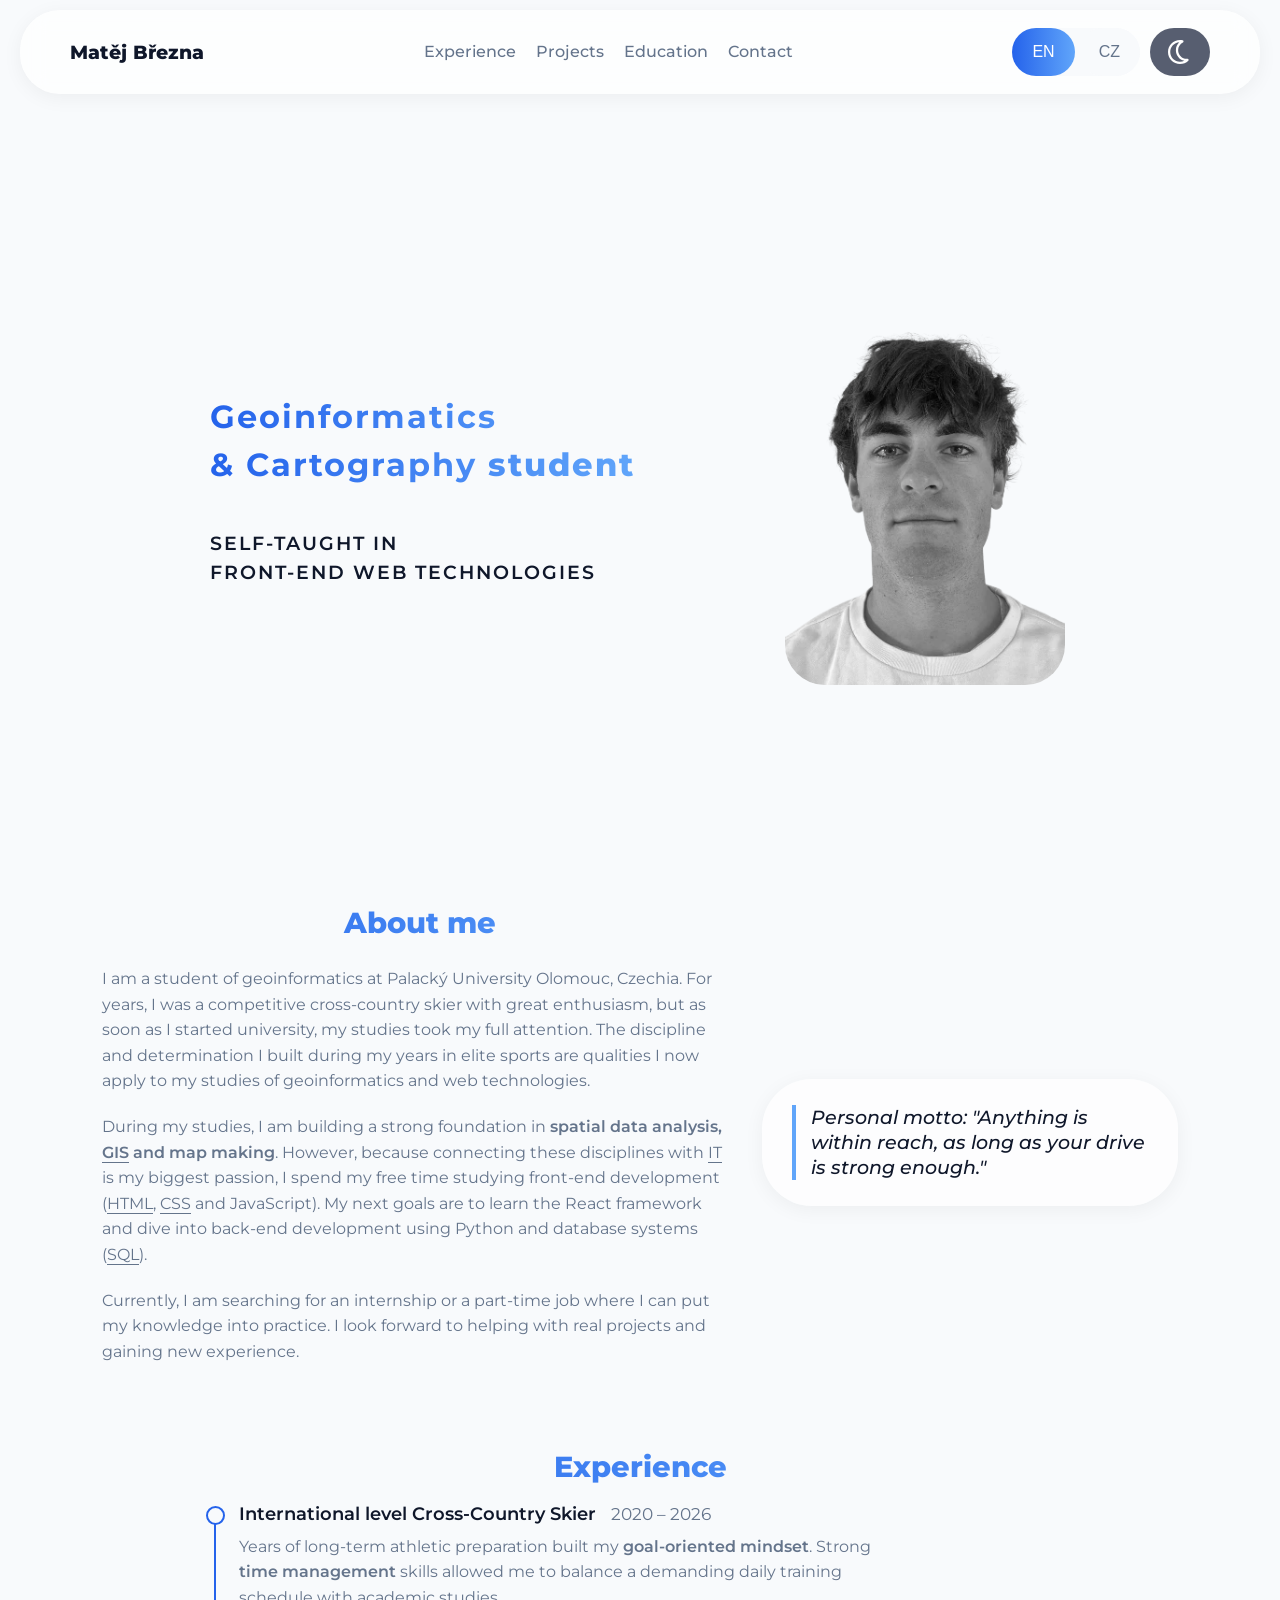
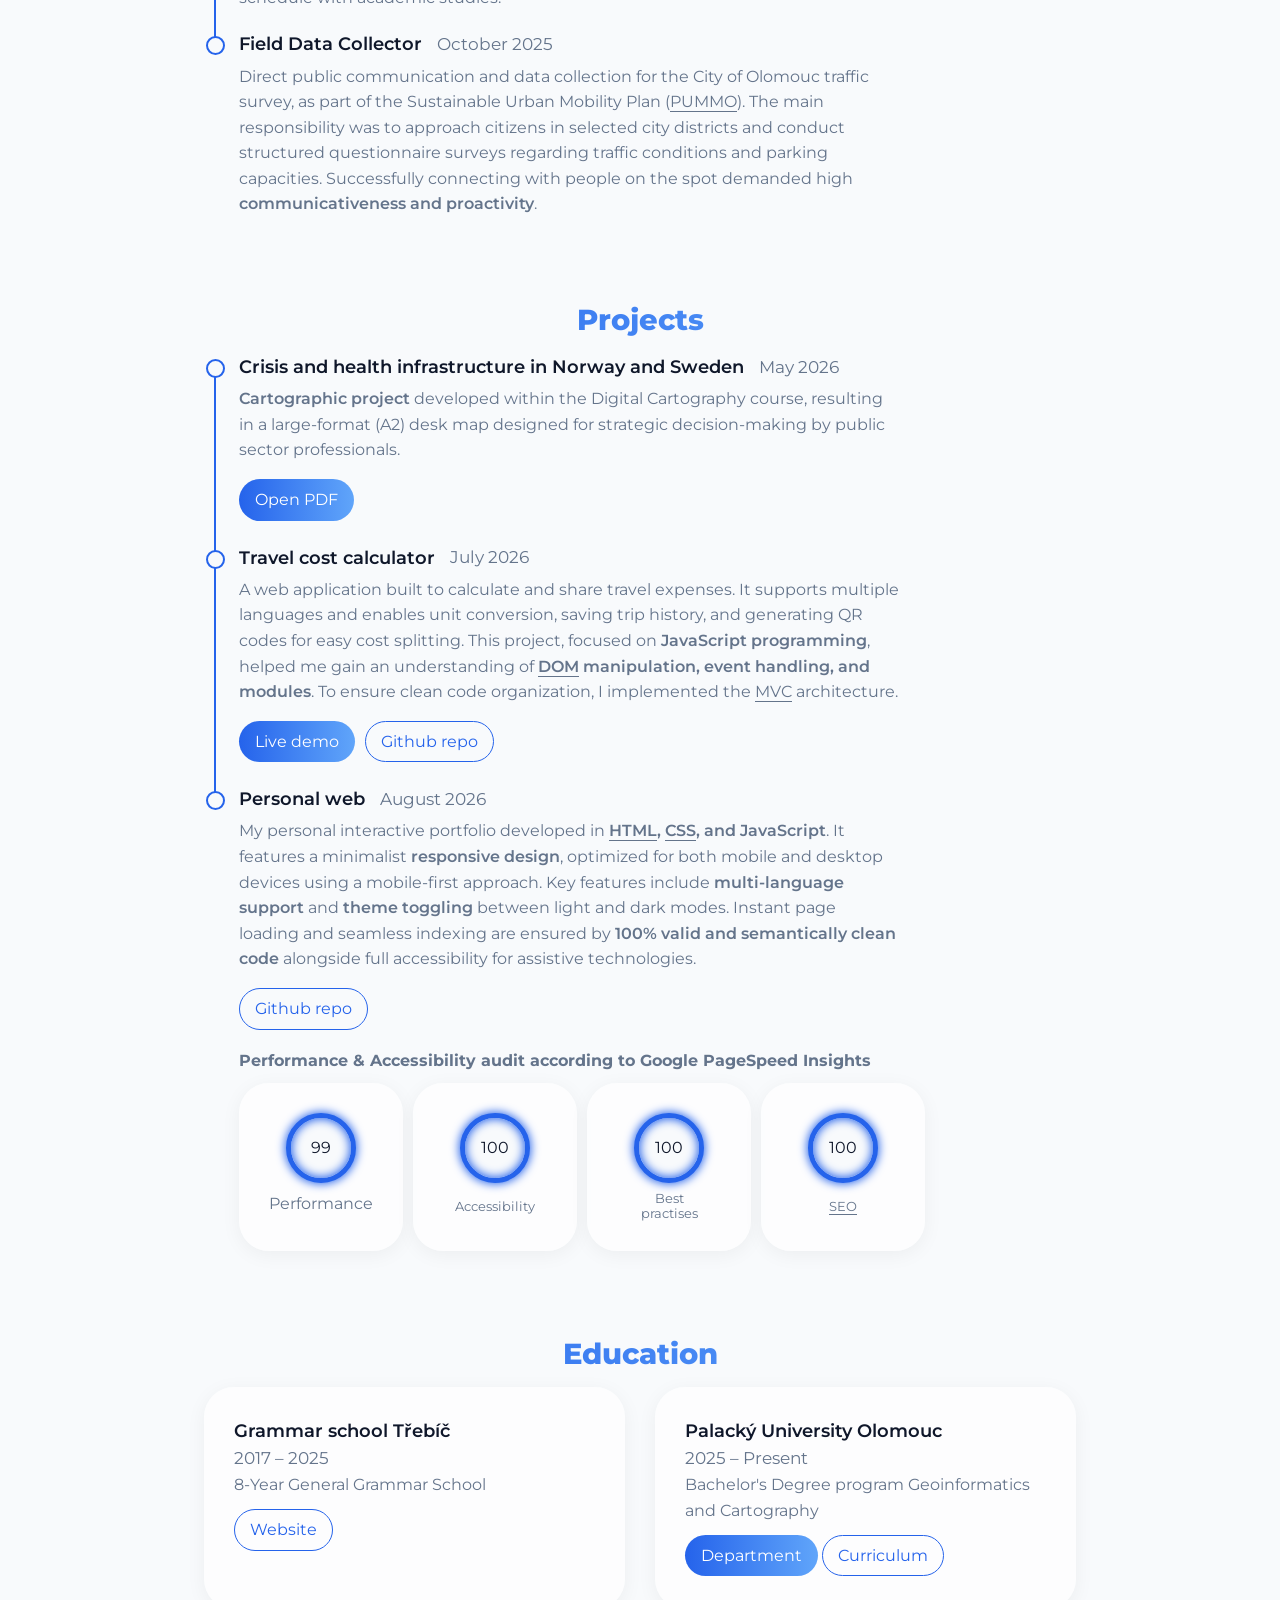
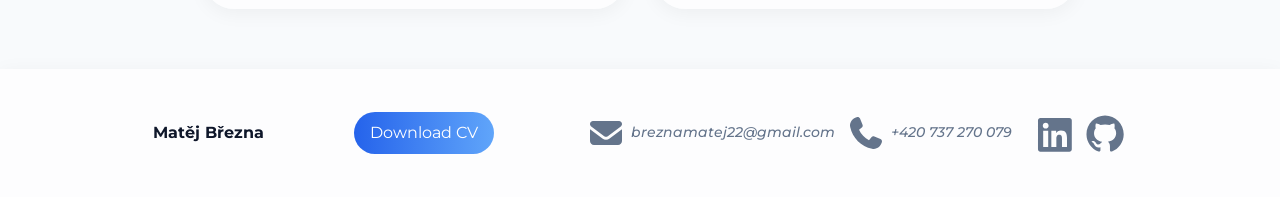
<file: index.html>
<!DOCTYPE html> 
<html lang="en">
	<head>
		<meta name="google-site-verification" content="cYTtJg-s5vBwsPGVE2WJNeRvoU4QCwfRCZBkN5HGd5s" />

		<title>Matěj Března</title>

		<link rel="preconnect" href="https://fonts.googleapis.com">
		<link rel="preconnect" href="https://fonts.gstatic.com" crossorigin>
		<link href="https://fonts.googleapis.com/css2?family=Montserrat:ital,wght@0,100..900;1,100..900&display=swap" rel="stylesheet">

		<link rel="stylesheet" href="./styles/general.min.css">
		<link rel="stylesheet" href="./styles/layout.min.css">
		<link rel="stylesheet" href="./styles/sections.min.css">
		<link rel="stylesheet" href="./styles/print.min.css" media="print">

		<script>
			//speed-up page loading with correct theme –> avoid flashing
			const savedTheme = localStorage.getItem('displayPrefference');
			const prefersDark = window.matchMedia('(prefers-color-scheme: dark)').matches;
			
			if (savedTheme === 'dark' || (savedTheme === null && prefersDark)) {
				document.documentElement.classList.add('dark-mode'); 
			}
		</script>

		<meta charset="UTF-8">
		<meta name="description" content="Personal portfolio of a Geoinformatics & Cartography student at UPOL. Self-taught in front-end development (HTML, CSS, JS) and GIS spatial data analysis. Open to internships." data-i18n-meta="metaDescription">
		<meta name="author" content="Matěj Března">
    <meta name="viewport" content="width=device-width, initial-scale=1.0">
		<meta property="og:site_name" content="Matěj Března">

		<script type="application/ld+json">
			{
				"@context": "https://schema.org",
				"@type": "WebSite",
				"name": "Matěj Března",
				"url": "https://mbrezna.github.io/"
			}
		</script>
	</head>

	<body>
		<header class="main-header">
			<div class="mobile-menu">
        <h1 class="logo"><a href="#hero">Matěj Března</a></h1>

				<button class="hamburger-button js-hamburger-button" aria-label="Open menu" data-i18n-aria="hamburgerButtonAria">
					<svg class="hamburger-icon" xmlns="http://www.w3.org/2000/svg" viewBox="0 0 640 640">
						<path d="M96 160C96 142.3 110.3 128 128 128L512 128C529.7 128 544 142.3 544 160C544 177.7 529.7 192 512 192L128 192C110.3 192 96 177.7 96 160zM96 320C96 302.3 110.3 288 128 288L512 288C529.7 288 544 302.3 544 320C544 337.7 529.7 352 512 352L128 352C110.3 352 96 337.7 96 320zM544 480C544 497.7 529.7 512 512 512L128 512C110.3 512 96 497.7 96 480C96 462.3 110.3 448 128 448L512 448C529.7 448 544 462.3 544 480z"/>
					</svg>
				</button>
			</div>

			<nav class="nav js-nav">
				<a class="nav-link" href="#experience" class="js-section-link" data-i18n="experienceSection">Experience</a>
				<a class="nav-link" href="#projects" class="js-section-link" data-i18n="projectsSection">Projects</a>
				<a class="nav-link" href="#education" class="js-section-link" data-i18n="educationSection">Education</a>
				<a class="nav-link" href="#contact" class="js-section-link" data-i18n="contactLink">Contact</a>
			</nav>

			<div class="controlls">
				<div class="language-toggle js-language-toggle-container">
					<button class="toggle-btn js-language-toggle active-language" data-language="en">
						EN
					</button>
					<button class="toggle-btn js-language-toggle" data-language="cs">
						CZ
					</button>
				</div>

				<div class="display-mode-toggle js-display-mode-container">
					<button class="display-mode-btn js-display-mode-btn" aria-label="Toggle display (theme) mode" data-i18n-aria="displayModeToggleAria">
						<svg class="moon-icon" xmlns="http://www.w3.org/2000/svg" viewBox="0 0 640 640">
							<path d="M303.3 112.7C196.2 121.2 112 210.8 112 320C112 434.9 205.1 528 320 528C353.3 528 384.7 520.2 412.6 506.3C309.2 482.9 232 390.5 232 280C232 214.2 259.4 154.9 303.3 112.7zM64 320C64 178.6 178.6 64 320 64C339.4 64 358.4 66.2 376.7 70.3C386.6 72.5 394 80.8 395.2 90.8C396.4 100.8 391.2 110.6 382.1 115.2C321.5 145.4 280 207.9 280 280C280 381.6 362.4 464 464 464C469 464 473.9 463.8 478.8 463.4C488.9 462.6 498.4 468.2 502.6 477.5C506.8 486.8 504.6 497.6 497.3 504.6C451.3 548.8 388.8 576 320 576C178.6 576 64 461.4 64 320z"/>
						</svg>
						<svg class="sun-icon" xmlns="http://www.w3.org/2000/svg" viewBox="0 0 640 640">
							<path d="M320 32C328.4 32 336.3 36.4 340.6 43.7L396.1 136.3L500.9 110C509.1 108 517.8 110.4 523.7 116.3C529.6 122.2 532 131 530 139.1L503.7 243.8L596.4 299.3C603.6 303.6 608.1 311.5 608.1 319.9C608.1 328.3 603.7 336.2 596.4 340.5L503.7 396.1L530 500.8C532 509 529.6 517.7 523.7 523.6C517.8 529.5 509 532 500.9 530L396.2 503.7L340.7 596.4C336.4 603.6 328.5 608.1 320.1 608.1C311.7 608.1 303.8 603.7 299.5 596.4L243.9 503.7L139.2 530C131 532 122.4 529.6 116.4 523.7C110.4 517.8 108 509 110 500.8L136.2 396.1L43.6 340.6C36.4 336.2 32 328.4 32 320C32 311.6 36.4 303.7 43.7 299.4L136.3 243.9L110 139.1C108 130.9 110.3 122.3 116.3 116.3C122.3 110.3 131 108 139.2 110L243.9 136.2L299.4 43.6L301.2 41C305.7 35.3 312.6 31.9 320 31.9zM320 176C240.5 176 176 240.5 176 320C176 399.5 240.5 464 320 464C399.5 464 464 399.5 464 320C464 240.5 399.5 176 320 176zM320 416C267 416 224 373 224 320C224 267 267 224 320 224C373 224 416 267 416 320C416 373 373 416 320 416z"/>
						</svg>
					</button>
				</div>
			</div>
			
		</header>

		<main>
			<section id="hero">
				<div class="hero-texts">
					<h2 class="hero-title" data-i18n="heroTitle">
						<strong class="highlight">Geoinformatics <br>&amp; Cartography</strong> student
					</h2>
        	<p class="hero-subtitle" data-i18n="heroSubtitle">
						Self-taught in <br><em class="highlight">front-end web technologies</em>
					</p>
				</div>

				<div class="photo-container">
					<img class="hero-photo" src="./images/hero-photo2grey-300.webp" alt="author photo" srcset="./images/hero-photo2grey-300.webp 300w, 
									./images/hero-photo2grey-400.webp 400w" 
					sizes="(max-width: 630px) 400px, 300px"
					fetchpriority="high">
					<!-- <img class="hero-photo" src="./images/foto.png" alt="author photo"
					fetchpriority="high"> -->
				</div>
			</section>

			<section id="about">
				<div class="about-main">
					<h2 class="section-title" data-i18n="aboutTitle">About me</h2>
					
					<p class="about-paragraph" data-i18n="aboutFirstParagraph">
						I am a student of geoinformatics at Palacký University Olomouc, Czechia. For years, I was a competitive cross-country skier with great enthusiasm, but as soon as I started university, my studies took my full attention. The discipline and determination I built during my years in elite sports are qualities I now apply to my studies of geoinformatics and web technologies.
					</p>

					<p class="about-paragraph" data-i18n="aboutSecondParagraph">
						During my studies, I am building a strong foundation in <strong class="skill">spatial data analysis, <abbr title="Geographic Information System">GIS</abbr> and map making</strong>. However, because connecting these disciplines with <abbr title="Information Technology">IT</abbr> is my biggest passion, I spend my free time studying front-end development (<abbr title="HyperText Markup Language">HTML</abbr>, <abbr title="Cascading Style Sheets">CSS</abbr> and JavaScript). My next goals are to learn the React framework and dive into back-end development using Python and database systems (<abbr title="Structured Query Language">SQL</abbr>).
					</p>

					<p class="about-paragraph" data-i18n="aboutThirdParagraph">
						Currently, I am searching for an internship or a part-time job where I can put my knowledge into practice. I look forward to helping with real projects and gaining new experience.
					</p>
				</div>

				<aside class="motto-container">
					<blockquote class="personal-motto" data-i18n="personalMotto">
						Personal motto: "Anything is within reach, as long as your drive is strong enough."
					</blockquote>
				</aside>
			</section>

			<section id="experience">
				<h2 class="section-title" data-i18n="experienceSection">Experience</h2>

				<div class="timeline">
					<article class="timeline-item">
						<header class="timeline-item-header">
							<h3 class="experience-title" data-i18n="crossCountryTitle">International level Cross-Country Skier</h3>
							<div class="timeline-date">
								<time datetime="2020">2020</time> – <time datetime="2026">2026</time>
							</div>
						</header>
						
						<p class="experience-paragraph" data-i18n="crossCountryParagraph">
							Years of long-term athletic preparation built my <strong class="skill">goal-oriented mindset</strong>. Strong <strong class="skill">time management</strong> skills allowed me to balance a demanding daily training schedule with academic studies.
						</p>
					</article>

					<article class="timeline-item">
						<header class="timeline-item-header">
							<h3 class="experience-title" data-i18n="questionaryTitle">Field Data Collector</h3>
							<div class="timeline-date">
								<time datetime="2025-10" data-i18n="questionaryTime">October 2025</time>
							</div>
						</header>

						<p class="experience-paragraph" data-i18n="questionaryParagraph">
							Direct public communication and data collection for the City of Olomouc traffic survey, as part of the Sustainable Urban Mobility Plan (<abbr title="Plán udržitelné městské mobility Olomouc">PUMMO</abbr>). The main responsibility was to approach citizens in selected city districts and conduct structured questionnaire surveys regarding traffic conditions and parking capacities. Successfully connecting with people on the spot demanded high <strong class="skill">communicativeness and proactivity</strong>.
						</p>
					</article>
				</div>
			</section>

			<section id="projects">
				<h2 class="section-title" data-i18n="projectsSection">Projects</h2>
				
				<div class="timeline timeline-projects">
					<article class="timeline-item">
						<header class="timeline-item-header">
							<h3 class="projects-title" data-i18n="semestralMapTitle">Crisis and health infrastructure in Norway and Sweden</h3>
							<div class="timeline-date">
								<time datetime="2026-05" data-i18n="semestralMapTime">May 2026</time>
							</div>
						</header>
						
						<p class="projects-paragraph" data-i18n="semestralMapParagraph">
							<strong class="skill">Cartographic project</strong> developed within the Digital Cartography course, resulting in a large-format (A2) desk map designed for strategic decision-making by public sector professionals.
						</p>

						<div class="project-links">
							<a class="btn btn-primary" href="./project-links/map-project.webp" target="_blank" rel="noopener noreferrer" data-i18n="downloadPDFbutton">Open PDF</a>
						</div>
					</article>

					<article class="timeline-item">
						<header class="timeline-item-header">
							<h3 class="projects-title" data-i18n="travelCalculatorTitle">Travel cost calculator</h3>
							<div class="timeline-date">
								<time datetime="2026-07" data-i18n="travelCalculatorTime">July 2026</time>
							</div>
						</header>

						<p class="projects-paragraph" data-i18n="travelCalculatorParagraph">
							A web application built to calculate and share travel expenses. It supports multiple languages and enables unit conversion, saving trip history, and generating QR codes for easy cost splitting. This project, focused on <strong class="skill">JavaScript programming</strong>, helped me gain an understanding of <strong class="skill"><abbr title="Document Object Model">DOM</abbr> manipulation, event handling, and modules</strong>. To ensure clean code organization, I implemented the <abbr title="Model-View-Controller">MVC</abbr> architecture.
						</p>

						<div class="project-links">
							<a class="btn btn-primary" href="https://mbrezna.github.io/travel_cost_calculator/" target="_blank" rel="noopener noreferrer" data-i18n="liveDemoButton">Live demo</a>
							<a class="btn btn-secondary" href="https://github.com/mbrezna/travel_cost_calculator" target="_blank" rel="noopener noreferrer" data-i18n="githubRepoButton">Github repo</a>
						</div>
					</article>

					<article class="timeline-item personal-web">
						<header class="timeline-item-header">
							<h3 class="projects-title" data-i18n="personalWebTitle">Personal web</h3>
							<div class="timeline-date">
								<time datetime="2026-08" data-i18n="personalWebTime">August 2026</time>
							</div>
						</header>

					
						<p class="projects-paragraph" data-i18n="personalWebParagraph">
							My personal interactive portfolio developed in <strong class="skill"><abbr title="HyperText Markup Language">HTML</abbr>, <abbr title="Cascading Style Sheets">CSS</abbr>, and JavaScript</strong>. It features a minimalist <strong class="skill">responsive design</strong>, optimized for both mobile and desktop devices using a mobile-first approach. Key features include <strong class="skill">multi-language support</strong> and <strong class="skill">theme toggling</strong> between light and dark modes. Instant page loading and seamless indexing are ensured by <strong class="skill">100% valid and semantically clean code</strong> alongside full accessibility for assistive technologies.
						</p>

						<div class="project-links">
							<a class="btn btn-secondary" href="https://github.com/mbrezna/mbrezna.github.io" target="_blank" rel="noopener noreferrer" data-i18n="githubRepoButton">Github repo</a>
						</div>

						<div class="page-info">
							<h4 class="page-statistics-header" data-i18n="pageAudit">Performance & Accessibility audit according to Google PageSpeed Insights</h4>

							<div class="page-statistics-summary">
								<div class="page-statistic">
									<div class="value-circle">
										<span>99</span>
									</div>
									<p data-i18n="pageAuditPerformance">Performance</p>
								</div>

								<div class="page-statistic">
									<div class="value-circle">
										<span>100</span>
									</div>
									<p class="page-statistic-name" data-i18n="pageAuditAccessibility">Accessibility</p>
								</div>

								<div class="page-statistic">
									<div class="value-circle">
										<span>100</span>
									</div>
									<p class="page-statistic-name" data-i18n="pageAuditBestPractises">Best practises</p>
								</div>

								<div class="page-statistic">
									<div class="value-circle">
										<span>100</span>
									</div>
									<p class="page-statistic-name" data-i18n="pageAuditSEO"><abbr title="Search Engine Optimization">SEO</abbr></p>
								</div>
						</div>
					</div>
				</article>
			</section>

			<section id="education">
				<h2 class="section-title" data-i18n="educationSection">Education</h2>

				<div class="education-grid">
					<article class="education-card">
						<div class="education-info">
							<h3 class="education-title" data-i18n="grammarSchoolTitle">Grammar school Třebíč</h3>

							<div class="timeline-date">
								<time datetime="2017">2017</time> – <time datetime="2025">2025</time>
							</div>

							<p class="education-paragraph" data-i18n="grammarSchoolParagraph">8-Year General Grammar School</p>
						</div>

						<div class="education-links">
							<a class="btn btn-secondary" href="https://www.gtr.cz" target="_blank" rel="noopener noreferrer" data-i18n="websiteButton">Website</a>
						</div>
					</article>

					<article class="education-card">
						<div class="education-info">
							<h3 class="education-title" data-i18n="UPOLtitle">Palacký University Olomouc</h3>

							<div class="timeline-date" data-i18n="UPOLtime">
								<time datetime="2025">2025</time> – Present
							</div>

							<p class="education-paragraph" data-i18n="UPOLparagraph">Bachelor's Degree in Geoinformatics and Cartography</p>
						</div>
						
						<div class="education-links">
							<a class="btn btn-primary" href="https://www.geoinformatics.upol.cz/en/" target="_blank" rel="noopener noreferrer" data-i18n="departmentButton">Department</a>
							<a class="btn btn-secondary" href="https://www.geoinformatics.upol.cz/bachelor-programme/" target="_blank" rel="noopener noreferrer" data-i18n="curriculumButton">Curriculum</a>
						</div>
					</article>
				</div>
			</section>
		</main>

		<footer class="main-footer">
			<a class="footer-name" href="index.html">Matěj Března</a>

			<button class="btn btn-primary print-button" data-i18n="downloadCV" onclick="window.print()">
				Download CV
			</button>

			<address id="contact" class="footer-links">
				<div class="contact-links-group">
					<div class="contact-link">
						<a href="mailto:breznamatej22@gmail.com">
							<svg class="contact-icon" viewBox="0 0 640 640">
								<path d="M112 128C85.5 128 64 149.5 64 176C64 191.1 71.1 205.3 83.2 214.4L291.2 370.4C308.3 383.2 331.7 383.2 348.8 370.4L556.8 214.4C568.9 205.3 576 191.1 576 176C576 149.5 554.5 128 528 128L112 128zM64 260L64 448C64 483.3 92.7 512 128 512L512 512C547.3 512 576 483.3 576 448L576 260L377.6 408.8C343.5 434.4 296.5 434.4 262.4 408.8L64 260z"/>
							</svg>breznamatej22@gmail.com
						</a>
					</div>
					
					<div class="contact-link">
						<a href="tel:+420737270079">
							<svg class="contact-icon" viewBox="0 0 640 640">
								<path d="M224.2 89C216.3 70.1 195.7 60.1 176.1 65.4L170.6 66.9C106 84.5 50.8 147.1 66.9 223.3C104 398.3 241.7 536 416.7 573.1C493 589.3 555.5 534 573.1 469.4L574.6 463.9C580 444.2 569.9 423.6 551.1 415.8L453.8 375.3C437.3 368.4 418.2 373.2 406.8 387.1L368.2 434.3C297.9 399.4 241.3 341 208.8 269.3L253 233.3C266.9 222 271.6 202.9 264.8 186.3L224.2 89z"/>
							</svg>+420 737 270 079
						</a>
					</div>
				</div>

				<div class="contact-links-group">
					<div class="contact-link">
						<a href="https://www.linkedin.com/in/matej-brezna/" target="_blank" aria-label="LinkedIn account link" data-i18n-aria="linkedInLink">
							<svg class="contact-icon linkedin-icon" viewBox="30 30 530 530">
								<path d="M512 96L127.9 96C110.3 96 96 110.5 96 128.3L96 511.7C96 529.5 110.3 544 127.9 544L512 544C529.6 544 544 529.5 544 511.7L544 128.3C544 110.5 529.6 96 512 96zM231.4 480L165 480L165 266.2L231.5 266.2L231.5 480L231.4 480zM198.2 160C219.5 160 236.7 177.2 236.7 198.5C236.7 219.8 219.5 237 198.2 237C176.9 237 159.7 219.8 159.7 198.5C159.7 177.2 176.9 160 198.2 160zM480.3 480L413.9 480L413.9 376C413.9 351.2 413.4 319.3 379.4 319.3C344.8 319.3 339.5 346.3 339.5 374.2L339.5 480L273.1 480L273.1 266.2L336.8 266.2L336.8 295.4L337.7 295.4C346.6 278.6 368.3 260.9 400.6 260.9C467.8 260.9 480.3 305.2 480.3 362.8L480.3 480z"/>
							</svg>
						</a>
					</div>

					<div class="contact-link">
						<a href="https://github.com/mbrezna" target="_blank" aria-label="Github account link" data-i18n-aria="githubLink">
							<svg class="contact-icon github-icon" viewBox="30 30 550 550">
								<path d="M280.5 426.5C214.5 418.5 168 371 168 309.5C168 284.5 177 257.5 192 239.5C185.5 223 186.5 188 194 173.5C214 171 241 181.5 257 196C276 190 296 187 320.5 187C345 187 365 190 383 195.5C398.5 181.5 426 171 446 173.5C453 187 454 222 447.5 239C463.5 258 472 283.5 472 309.5C472 371 425.5 417.5 358.5 426C375.5 437 387 461 387 488.5L387 540.5C387 555.5 399.5 564 414.5 558C505 523.5 576 433 576 321C576 179.5 461 64 319.5 64C178 64 64 179.5 64 321C64 432 134.5 524 229.5 558.5C243 563.5 256 554.5 256 541L256 501C249 504 240 506 232 506C199 506 179.5 488 165.5 454.5C160 441 154 433 142.5 431.5C136.5 431 134.5 428.5 134.5 425.5C134.5 419.5 144.5 415 154.5 415C169 415 181.5 424 194.5 442.5C204.5 457 215 463.5 227.5 463.5C240 463.5 248 459 259.5 447.5C268 439 274.5 431.5 280.5 426.5z"/>
							</svg>
						</a>
					</div>
				</div>
			</address>
		</footer>

		<script src="./scripts/controller.js" type="module" defer></script>
	</body>
</html>
</file>
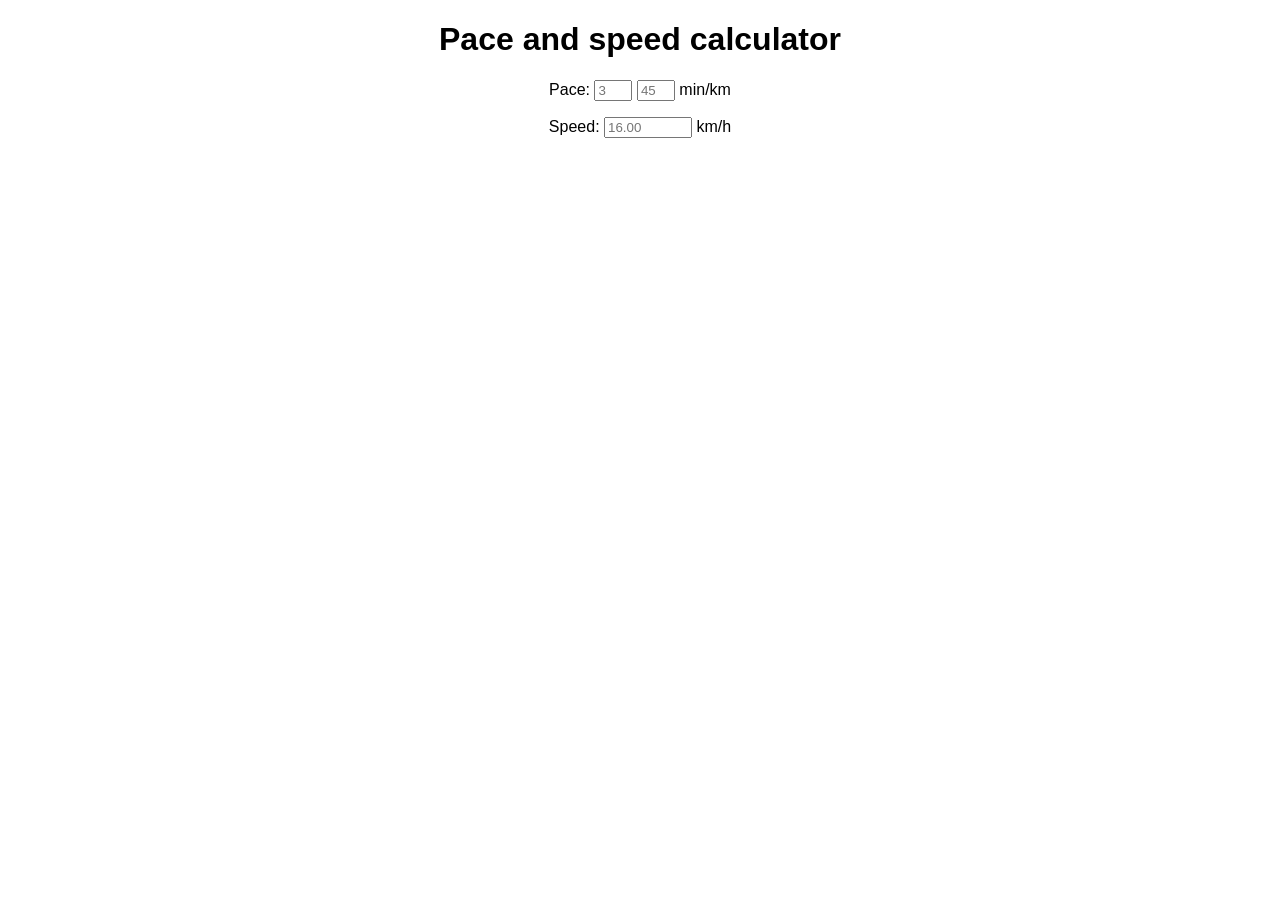
<file: pace_calculator/index.html>
<!DOCTYPE html> 
<html lang="en">
	<head> 
		<title>Matěj Března</title>
		<meta charset="UTF-8">
		<meta name="description" content="Personal portfolio. Geoinformatics and Cartography student focusing on WebGIS and tool development.">
		<meta name="author" content="Matěj Března">
    <meta name="viewport" content="width=device-width, initial-scale=1.0">
    <link rel="stylesheet" href="pace-calculator.css">
	</head>

	<body>
    <h1>Pace and speed calculator</h1>

    <div>
      <p>Pace:
        <input class="pace-input-rectangle js-pace-min" type="number" min="0" max="99" placeholder="3">
        <input class="pace-input-rectangle js-pace-sec" type="number" min="0" max="59" placeholder="45"> min/km
      </p>
    </div>

    <div>
      <p>Speed:
        <input class="input-rectangle js-speed-input" type="number" placeholder="16.00"> km/h
      </p>
    </div>

    <script src="pace-calculator.js"></script>
	</body>
</html>
</file>
<file: pace_calculator/pace-calculator.css>
body {
  font-family: Helvetica, sans-serif;
  text-align: center;
}

.input-rectangle {
  width: 80px;
}

.pace-input-rectangle {
  width: 30px;
}
</file>
<file: styles/general.min.css>
:root{--bg-color:#f8fafc;--text-main:#0f172a;--text-muted:#64748b;--accent-blue:#2563eb;--accent-blue-light:#60a5fa;--accent-gradient:linear-gradient(to left, var(--accent-blue-light), var(--accent-blue));--nav-bg:rgba(255, 255, 255, 0.702);--border-grey:#e2e8f0;--shadow-sm:#0000000d;--shadow-hover:rgba(37, 99, 235, 0.302)}.dark-mode{--bg-color:#020b22;--text-main:#f8fafc;--text-muted:#a0adc0;--accent-blue:#3b82f6;--accent-blue-light:#93c5fd;--accent-gradient:linear-gradient(to left, var(--accent-blue-light), var(--accent-blue));--nav-bg:rgba(16, 26, 52, 0.702);--border-grey:#1e293b;--shadow-sm:#00000066;--shadow-hover:rgba(110, 158, 235, 0.349)}*{box-sizing:border-box}html{scroll-padding-top:130px}body{margin:0;overflow-x:hidden;font-family:Montserrat,sans-serif;line-height:1.6;background-color:var(--bg-color);color:var(--text-main);transition:background-color .5s ease,color .5s ease}a{text-decoration:none;color:inherit;display:inline-block}a:hover{color:var(--accent-blue)}section{padding:0 5% 60px 5%;margin:0}h1,h2,h3,h4,h5,h6{margin:0}p{font-size:1rem;color:var(--text-muted);margin:0;max-width:60ch;transition:color .5s ease}abbr{text-decoration:none;border-bottom:1px solid var(--text-muted);cursor:help}.btn{display:inline-block;padding:8px 16px;margin:3px 0;border-radius:25px;transition:all .2s ease-in-out;cursor:pointer}.btn-primary{font-family:inherit;font-size:inherit;line-height:inherit;background-image:var(--accent-gradient);border:none;color:#fff}.btn-primary:hover{color:#fff;box-shadow:0 5px 10px var(--shadow-hover)}.btn-secondary{padding:7px 15px 7px 15px;background-color:transparent;border:1px solid var(--accent-blue);color:var(--accent-blue);transition:color .5s ease,border-color .5s ease}.btn-secondary:hover{box-shadow:0 5px 10px var(--shadow-hover)}
</file>
<file: styles/layout.min.css>
.main-header{position:fixed;top:10px;left:10px;right:10px;z-index:1000;display:flex;flex-direction:column;justify-content:space-between;gap:5px;margin:0 10px 10px 10px;padding:5px 35px;text-align:center;background-color:var(--nav-bg);border:1px solid var(--border-gray);border-radius:40px;box-shadow:0 4px 20px var(--shadow-sm);-webkit-backdrop-filter:blur(12px);backdrop-filter:blur(12px);transition:background-color .5s ease,border-color .5s ease,box-shadow .5s ease}.mobile-menu{display:flex;align-items:center;justify-content:space-between}.logo{font-weight:800;font-size:1.2rem}.logo a{padding:10px 0}.hamburger-button{padding-bottom:0;background-color:transparent;border:none;cursor:pointer;padding:10px}.hamburger-icon{width:1.6rem;fill:var(--accent-blue)}.nav{display:none}.nav-visible{display:grid;grid-template-columns:1fr 1fr;column-gap:20px;font-weight:500;font-size:1rem;color:var(--text-muted);transition:color .5s ease}.nav-visible .nav-link{text-align:left;padding:10px 0}.controlls{display:flex;align-items:center;gap:30px}.language-toggle{display:none}.language-toggle-visible{display:inline-block;width:fit-content;background-color:var(--bg-color);border-radius:25px;transition:background-color .5s ease}.toggle-btn{padding:15px 20px;font-weight:500;font-size:1rem;background-color:var(--bg-color);border:none;border-radius:25px;color:var(--text-muted);cursor:pointer;transition:background-color .5s ease,color .5s ease}.toggle-btn:hover{box-shadow:0 5px 10px var(--shadow-sm)}.active-language{background-image:var(--accent-gradient);color:#fff}.display-mode-toggle{display:none}.display-mode-toggle-visible{display:inline-block}.display-mode-btn{display:flex;justify-content:center;align-items:center;padding:9px 15px 9px 15px;margin:3px 0;font-family:inherit;font-size:inherit;line-height:inherit;background-color:rgba(16,26,52,.7);border:none;border-radius:25px;transition:all .2s ease-in-out;cursor:pointer}.display-mode-btn:hover{box-shadow:0 5px 10px var(--shadow-sm)}.sun-icon{display:none;width:30px;height:30px;fill:#000}.moon-icon{width:30px;height:30px;fill:#fff}.dark-mode .sun-icon{display:inline-block}.dark-mode .moon-icon{display:none}.dark-mode .display-mode-btn{background-color:rgba(248,250,252,.8)}.main-footer{display:flex;flex-direction:column;align-items:center;row-gap:5px;padding:40px 5%;background-color:var(--nav-bg);border-top:1px solid var(border-gray);box-shadow:0 4px 20px var(--shadow-sm);transition:background-color .5s ease,box-shadow .5s ease}.footer-name{margin:0;font-weight:700}.footer-links{display:flex;gap:15px;font-size:.9rem;font-weight:500;color:var(--text-muted);transition:color .5s ease}.contact-links-group{display:flex;flex-direction:column;align-items:flex-start;gap:5px}.contact-icon{width:40px}.contact-link a .contact-icon{fill:var(--text-muted);transition:fill .3s ease}.contact-link a:hover .contact-icon{fill:var(--accent-blue)}.contact-link a{display:flex;gap:5px;align-items:center;padding:3px}@media (min-width:500px){.nav-visible{display:flex;gap:20px}}@media (min-width:730px){.main-footer{flex-direction:row;justify-content:space-evenly}}@media (min-width:850px){.hamburger-button{display:none}.nav{display:flex;gap:20px;font-weight:500;font-size:1rem;color:var(--text-muted)}.controlls{gap:10px}.language-toggle{display:inline-block;max-width:140px;background-color:var(--bg-color);border-radius:25px;transition:background-color .5s ease}.display-mode-toggle{display:inline-block}.main-header{display:flex;flex-direction:row;align-items:center;padding:15px 25px}}@media (min-width:1024px){.contact-links-group{flex-direction:row;justify-content:space-evenly;align-items:center;gap:5px}.main-header{padding:15px 50px}}
</file>
<file: styles/sections.min.css>
.section-title{margin-bottom:10px;font-size:1.8rem;font-weight:800;text-align:center}.hero-title,.section-title{color:transparent;background-image:var(--accent-gradient);-webkit-background-clip:text;background-clip:text}#hero{position:relative;z-index:1;padding-top:100px;min-height:100dvh}.hero-subtitle{margin-left:10px;font-weight:600;text-transform:uppercase;letter-spacing:2px;font-size:1.1rem;color:var(--text-main);line-height:1.5;transition:color .5s ease}.hero-title{margin-left:10px;margin-bottom:20px;font-size:1.6rem;font-weight:800;letter-spacing:2px;line-height:1.5}.highlight{font-style:normal}.photo-container{display:flex;justify-content:center;margin:30px 15px 0 15px;border-radius:40px}.hero-photo{width:220px;height:280px;object-fit:cover;overflow:hidden;border-radius:40px}#about{margin:0 3%}.about-paragraph{margin:20px 0}.motto-container{height:fit-content;padding:7px 20px;max-width:630px;background-color:var(--nav-bg);border-radius:50px;box-shadow:0 4px 20px var(--shadow-sm);transition:background-color .5s ease,box-shadow .5s ease}.personal-motto{padding-left:15px;margin-left:10px;margin-right:10px;font-size:1.2rem;font-weight:500;font-style:italic;line-height:1.3;color:var(--text-main);border-left:4px solid var(--accent-blue-light);transition:color .5s ease,border-color .5s ease}#education,#experience,#projects{max-width:1000px;margin-left:auto;margin-right:auto}.education-title,.experience-title,.projects-title{font-size:1.1rem;font-weight:600;color:var(--text-main);transition:color .5s ease}.timeline-date{font-size:1.05rem;font-weight:400;color:var(--text-muted);transition:color .5s ease}.timeline{padding:0 0 0 25px;margin:0 10px}.timeline-item{position:relative;display:flex;flex-direction:column;gap:5px;margin-bottom:20px}.timeline-item::before{content:"";position:absolute;top:6px;left:-33.5px;width:15px;height:15px;background-color:var(--bg-color);border:2px solid var(--accent-blue);border-radius:50%;transition:background-color .5s ease,border-color .5s ease}.timeline-item::after{content:"";position:absolute;left:-25px;top:24px;bottom:-35px;width:2px;background-color:var(--accent-blue);transition:background-color .5s ease}.timeline-item:last-child::after{display:none}.education-links,.project-links{margin-top:8px;display:flex;flex-wrap:wrap;row-gap:10px;column-gap:10px}.skill{font-weight:600}.page-info{display:flex;flex-direction:column;gap:10px;margin-top:10px}.page-statistics-header{font-size:1rem;color:var(--text-muted);max-width:35ch}.page-statistics-summary{display:grid;grid-template-columns:1fr 1fr;gap:10px;width:fit-content}.page-statistic{position:relative;display:flex;flex-direction:column;justify-content:flex-start;align-items:center;gap:8px;padding:20px;background-color:var(--nav-bg);border-radius:30px;box-shadow:0 4px 20px var(--shadow-sm);transition:background-color .5s ease,box-shadow .5s ease}.page-statistic-name{margin:auto 0;max-width:80px;font-size:.8rem;text-align:center;line-height:normal}.value-circle{display:flex;justify-content:center;align-items:center;width:70px;height:70px;border-radius:50%;border:5px solid var(--accent-blue);background-color:var(--bg-color);box-shadow:0 0 10px 1px var(--accent-blue),inset 0 0 10px 1px var(--accent-blue);transition:background-color .5s ease}.education-grid{display:grid;gap:15px}.education-card{padding:30px;background-color:var(--nav-bg);border-radius:30px;box-shadow:0 4px 20px var(--shadow-sm);transition:background-color .5s ease,box-shadow .5s ease}@media (min-width:500px){#hero{padding-top:120px}}@media (min-width:580px){.page-statistics-summary{grid-template-columns:1fr 1fr 1fr 1fr}.page-statistics-header{max-width:60ch}}@media (min-width:630px){#hero{display:flex;align-items:center;justify-content:space-evenly}.hero-title{margin-bottom:40px;font-size:2rem}.hero-subtitle{font-size:1.2rem}.hero-photo{width:240px;height:310px}.education-card{display:flex;gap:25px}.education-info{flex:1}.education-links{display:flex;flex-direction:column;align-items:center;align-self:center}}@media (min-width:700px){.education-grid{grid-template-columns:1fr 1fr;gap:30px}.education-card{display:inline-block}.education-links{display:inline-block}.timeline-item-header{display:flex;align-items:center;align-content:flex-start;column-gap:15px;row-gap:0;flex-wrap:wrap}.hero-photo{width:280px;height:360px}.page-statistic{padding:30px}}@media (min-width:840px){#hero{padding-top:140px}#about{display:flex;align-items:center;gap:25px}.motto-container{flex:40%}}
</file>
<file: styles/print.min.css>
@media print{@page{size:A4 portrait;margin:1.5cm 1cm}body{color:#000;background-color:initial}section{display:flex;flex-direction:column;align-items:center;padding:0 0 10px 0}#hero{flex-direction:row;min-height:auto;box-shadow:none;padding:0 0 10px 0}#about,#education,.main-footer{margin:0;break-inside:avoid}#about{flex-direction:column}.display-mode-toggle,.education-links,.hamburger-button,.language-toggle,.nav,.print-button,.project-links,.timeline-item::after,.timeline-item::before{display:none}.main-header{all:unset;display:block;text-align:center}.mobile-menu{display:block}.about-main{margin-top:15x}.hero-title{font-size:1.6rem;color:#000}.hero-subtitle{font-size:1rem}.section-title{all:unset;display:block;margin:10px 0;text-align:center;font-weight:500;font-size:1.1rem;color:#000}.photo-container{margin:0}.hero-photo{width:150px;height:auto}.main-footer{margin-top:15px;padding:10px}#about p,.education-card,.main-footer,.timeline-item{break-inside:avoid}.page-info{display:none}.timeline{margin:0;padding:0}.education-card{padding:20px}}
</file>
